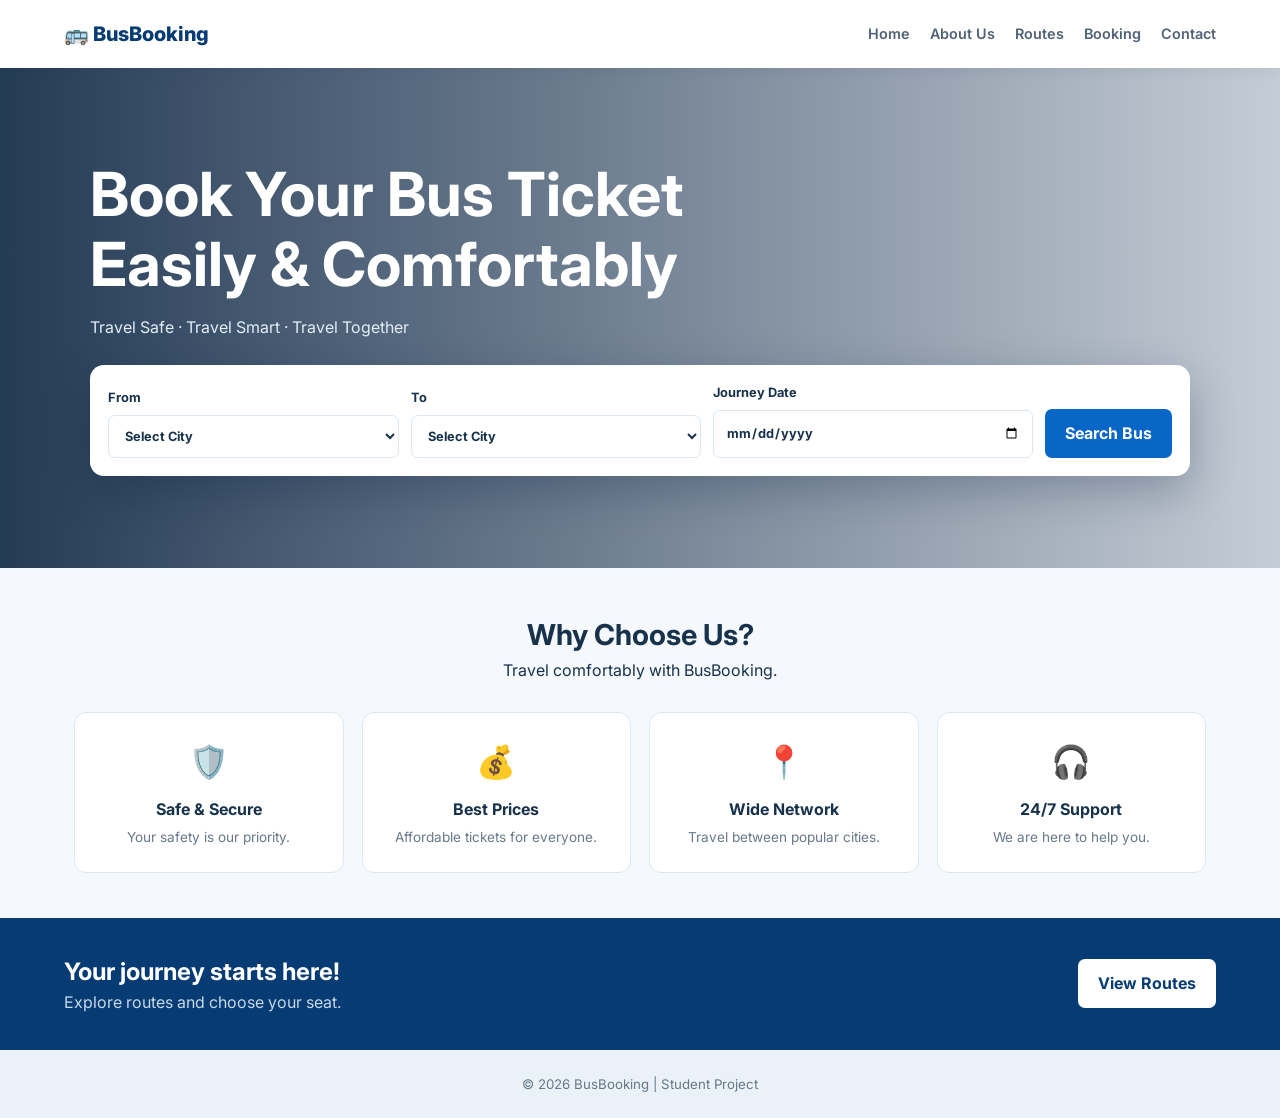
<file: index.html>
<!DOCTYPE html>
<html lang="en">
<head>
<meta charset="UTF-8">
<meta name="viewport" content="width=device-width, initial-scale=1.0">
<title>BusBooking - Home</title>
<link rel="stylesheet" href="style.css">
</head>
<body>

<header class="navbar">
  <a class="brand" href="index.html">🚌 BusBooking</a>
  <nav>
    <a href="index.html">Home</a>
    <a href="about.html">About Us</a>
    <a href="routes.html">Routes</a>
    <a href="booking.html">Booking</a>
    <a href="contact.html">Contact</a>
  </nav>
</header>

<section class="hero">
  <div class="hero-content">
    <h1>Book Your Bus Ticket<br>Easily &amp; Comfortably</h1>
    <p>Travel Safe · Travel Smart · Travel Together</p>

    <form id="searchForm" class="search-box">
      <label>From
        <select id="fromCity" required>
          <option value="">Select City</option>
          <option>Ahmedabad</option>
          <option>Surat</option>
          <option>Vadodara</option>
          <option>Rajkot</option>
          <option>Mumbai</option>
        </select>
      </label>

      <label>To
        <select id="toCity" required>
          <option value="">Select City</option>
          <option>Mumbai</option>
          <option>Surat</option>
          <option>Ahmedabad</option>
          <option>Vadodara</option>
          <option>Rajkot</option>
        </select>
      </label>

      <label>Journey Date
        <input type="date" id="journeyDate" required>
      </label>

      <button class="btn" type="submit">Search Bus</button>
    </form>
  </div>
</section>

<section class="section">
  <div class="section-heading">
    <h2>Why Choose Us?</h2>
    <p>Travel comfortably with BusBooking.</p>
  </div>

  <div class="feature-grid">
    <article class="feature">
      <div class="feature-icon">🛡️</div>
      <h3>Safe &amp; Secure</h3>
      <p>Your safety is our priority.</p>
    </article>

    <article class="feature">
      <div class="feature-icon">💰</div>
      <h3>Best Prices</h3>
      <p>Affordable tickets for everyone.</p>
    </article>

    <article class="feature">
      <div class="feature-icon">📍</div>
      <h3>Wide Network</h3>
      <p>Travel between popular cities.</p>
    </article>

    <article class="feature">
      <div class="feature-icon">🎧</div>
      <h3>24/7 Support</h3>
      <p>We are here to help you.</p>
    </article>
  </div>
</section>

<section class="promo">
  <div>
    <h2>Your journey starts here!</h2>
    <p>Explore routes and choose your seat.</p>
  </div>
  <a class="btn btn-light" href="routes.html">View Routes</a>
</section>

<footer>© 2026 BusBooking | Student Project</footer>
<script src="script.js"></script>
</body>
</html>
</file>
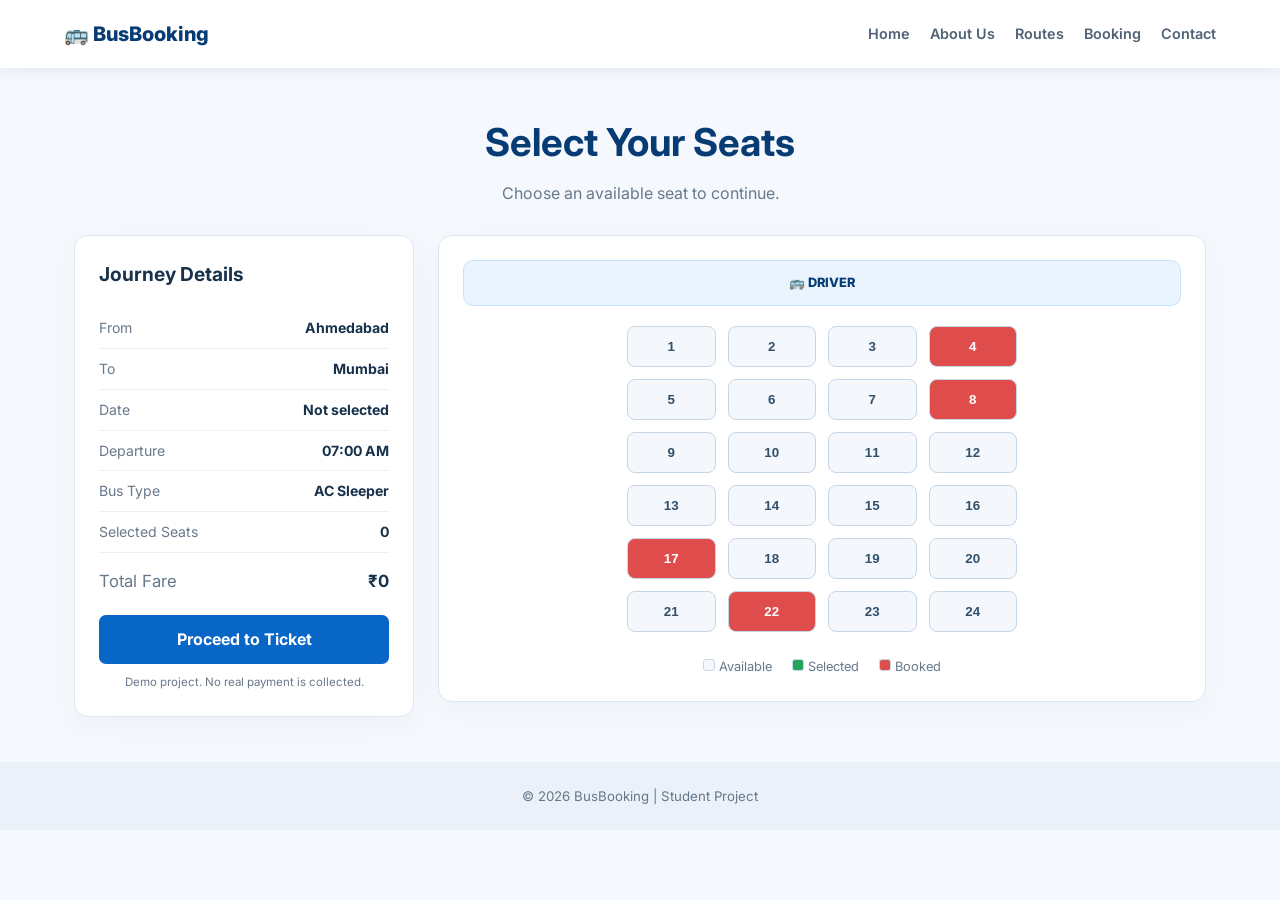
<file: booking.html>
<!DOCTYPE html>
<html lang="en">
<head>
<meta charset="UTF-8">
<meta name="viewport" content="width=device-width, initial-scale=1.0">
<title>Seat Booking - BusBooking</title>
<link rel="stylesheet" href="style.css">
</head>
<body>

<header class="navbar">
  <a class="brand" href="index.html">🚌 BusBooking</a>
  <nav>
    <a href="index.html">Home</a>
    <a href="about.html">About Us</a>
    <a href="routes.html">Routes</a>
    <a href="booking.html">Booking</a>
    <a href="contact.html">Contact</a>
  </nav>
</header>

<main class="page-wrap">
  <div class="page-title">
    <h1>Select Your Seats</h1>
    <p>Choose an available seat to continue.</p>
  </div>

  <div class="booking-layout">
    <aside class="journey-card">
      <h2>Journey Details</h2>
      <div class="detail-row">
        <span>From</span><strong id="bookingFrom">Ahmedabad</strong>
      </div>
      <div class="detail-row">
        <span>To</span><strong id="bookingTo">Mumbai</strong>
      </div>
      <div class="detail-row">
        <span>Date</span><strong id="bookingDate">Not selected</strong>
      </div>
      <div class="detail-row">
        <span>Departure</span><strong>07:00 AM</strong>
      </div>
      <div class="detail-row">
        <span>Bus Type</span><strong>AC Sleeper</strong>
      </div>
      <div class="detail-row">
        <span>Selected Seats</span><strong id="seatCount">0</strong>
      </div>
      <div class="detail-row total">
        <span>Total Fare</span><strong id="totalPrice">₹0</strong>
      </div>
      <button class="btn full" id="continueBooking">
        Proceed to Ticket
      </button>
      <p class="tiny">Demo project. No real payment is collected.</p>
    </aside>

    <section class="seat-card">
      <div class="bus-front">🚌 DRIVER</div>
      <div class="seat-grid" id="seatGrid"></div>
      <div class="legend">
        <span><i class="seat-dot available"></i> Available</span>
        <span><i class="seat-dot selected-dot"></i> Selected</span>
        <span><i class="seat-dot booked-dot"></i> Booked</span>
      </div>
    </section>
  </div>
</main>

<footer>© 2026 BusBooking | Student Project</footer>
<script src="script.js"></script>
</body>
</html>
</file>
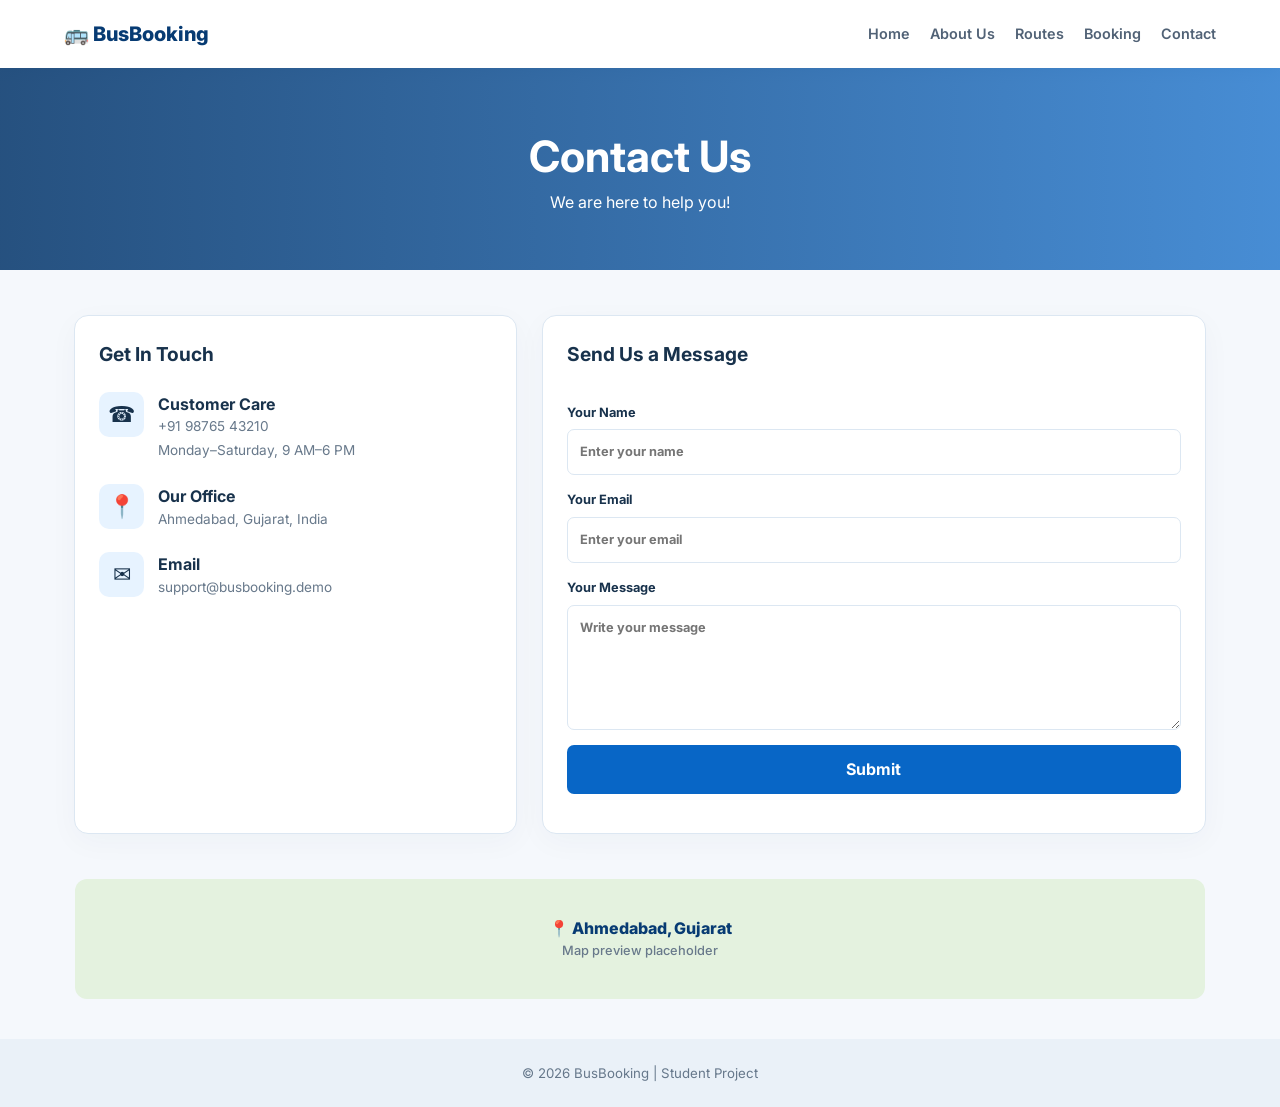
<file: contact.html>
<!DOCTYPE html>
<html lang="en">
<head>
<meta charset="UTF-8">
<meta name="viewport" content="width=device-width, initial-scale=1.0">
<title>Contact Us - BusBooking</title>
<link rel="stylesheet" href="style.css">
</head>
<body>

<header class="navbar">
  <a class="brand" href="index.html">🚌 BusBooking</a>
  <nav>
    <a href="index.html">Home</a>
    <a href="about.html">About Us</a>
    <a href="routes.html">Routes</a>
    <a href="booking.html">Booking</a>
    <a href="contact.html">Contact</a>
  </nav>
</header>

<section class="contact-hero">
  <h1>Contact Us</h1>
  <p>We are here to help you!</p>
</section>

<main class="page-wrap contact-layout">
  <section class="contact-info">
    <h2>Get In Touch</h2>

    <div class="contact-item">
      <span>☎</span>
      <div>
        <strong>Customer Care</strong>
        <p>+91 98765 43210</p>
        <small>Monday–Saturday, 9 AM–6 PM</small>
      </div>
    </div>

    <div class="contact-item">
      <span>📍</span>
      <div>
        <strong>Our Office</strong>
        <p>Ahmedabad, Gujarat, India</p>
      </div>
    </div>

    <div class="contact-item">
      <span>✉</span>
      <div>
        <strong>Email</strong>
        <p>support@busbooking.demo</p>
      </div>
    </div>
  </section>

  <form id="contactForm" class="contact-form">
    <h2>Send Us a Message</h2>

    <label>Your Name
      <input type="text" name="name"
        placeholder="Enter your name" required>
    </label>

    <label>Your Email
      <input type="email" name="email"
        placeholder="Enter your email" required>
    </label>

    <label>Your Message
      <textarea name="message" rows="5"
        placeholder="Write your message" required></textarea>
    </label>

    <button type="submit" class="btn">Submit</button>
    <p id="contactMessage" class="form-message"></p>
  </form>
</main>

<div class="map-placeholder">
  📍 Ahmedabad, Gujarat
  <span>Map preview placeholder</span>
</div>

<footer>© 2026 BusBooking | Student Project</footer>
<script src="script.js"></script>
</body>
</html>
</file>
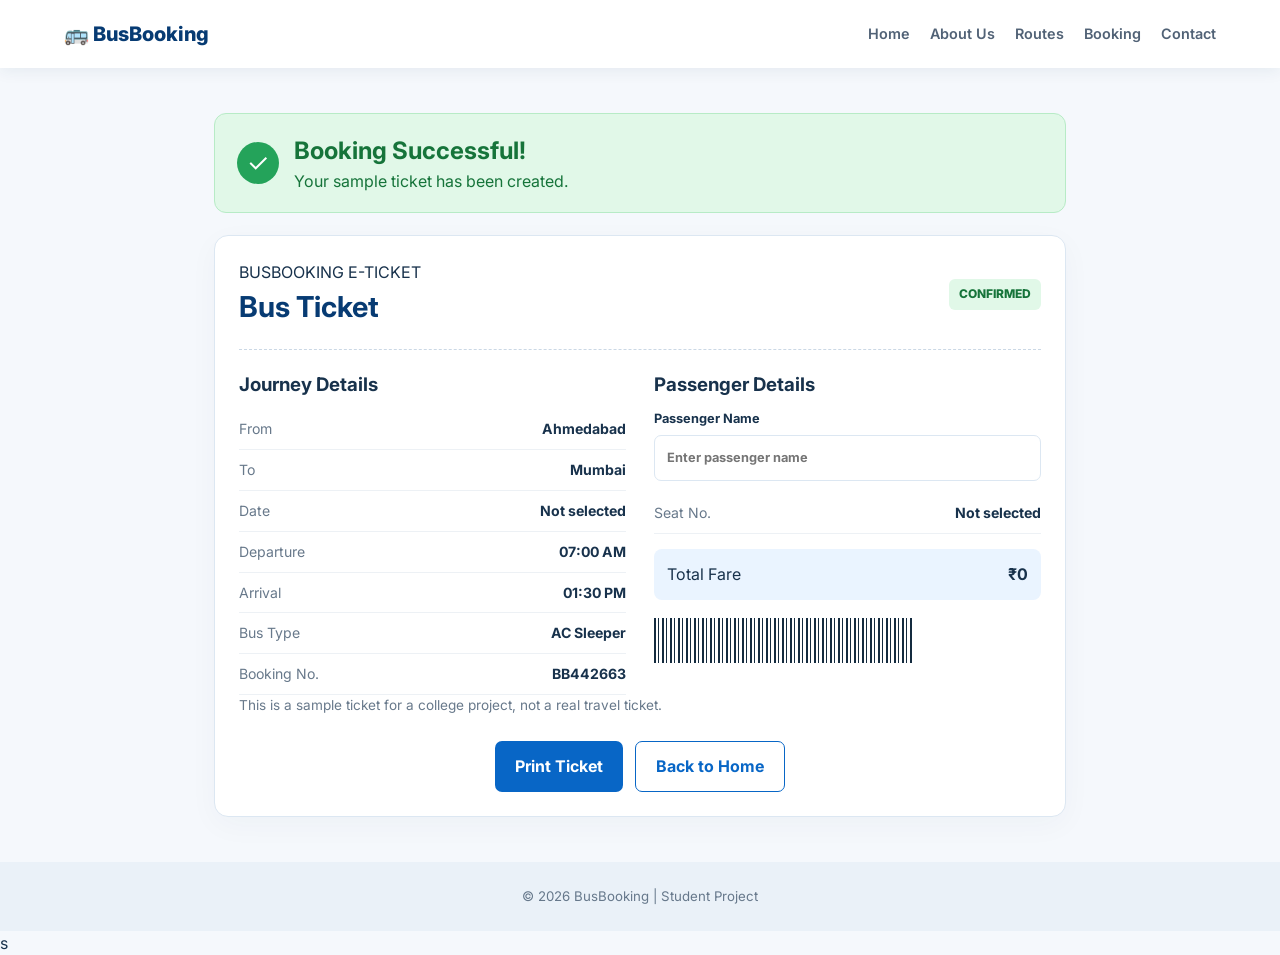
<file: receipt.html>
<!DOCTYPE html>
<html lang="en">
<head>
<meta charset="UTF-8">
<meta name="viewport" content="width=device-width, initial-scale=1.0">
<title>Ticket Receipt - BusBooking</title>
<link rel="stylesheet" href="style.css">
</head>
<body>

<header class="navbar">
  <a class="brand" href="index.html">🚌 BusBooking</a>
  <nav>
    <a href="index.html">Home</a>
    <a href="about.html">About Us</a>
    <a href="routes.html">Routes</a>
    <a href="booking.html">Booking</a>
    <a href="contact.html">Contact</a>
  </nav>
</header>

<main class="page-wrap receipt-wrap">
  <div class="success-banner">
    <span class="checkmark">✓</span>
    <div>
      <h2>Booking Successful!</h2>
      <p>Your sample ticket has been created.</p>
    </div>
  </div>

  <section class="ticket">
    <div class="ticket-heading">
      <div>
        <span class="eyebrow">BUSBOOKING E-TICKET</span>
        <h1>Bus Ticket</h1>
      </div>
      <span class="ticket-status">CONFIRMED</span>
    </div>

    <div class="ticket-columns">
      <section>
        <h3>Journey Details</h3>
        <div class="detail-row">
          <span>From</span><strong id="receiptFrom">Ahmedabad</strong>
        </div>
        <div class="detail-row">
          <span>To</span><strong id="receiptTo">Mumbai</strong>
        </div>
        <div class="detail-row">
          <span>Date</span><strong id="receiptDate">Not selected</strong>
        </div>
        <div class="detail-row">
          <span>Departure</span><strong>07:00 AM</strong>
        </div>
        <div class="detail-row">
          <span>Arrival</span><strong>01:30 PM</strong>
        </div>
        <div class="detail-row">
          <span>Bus Type</span><strong>AC Sleeper</strong>
        </div>
        <div class="detail-row">
          <span>Booking No.</span><strong id="bookingNumber">BB123456</strong>
        </div>
      </section>

      <section>
        <h3>Passenger Details</h3>
        <label class="receipt-label">Passenger Name
          <input id="passengerName"
            placeholder="Enter passenger name">
        </label>

        <div class="detail-row">
          <span>Seat No.</span><strong id="receiptSeats">Not selected</strong>
        </div>

        <div class="fare-box">
          <span>Total Fare</span>
          <strong id="receiptFare">₹0</strong>
        </div>

        <div class="barcode"></div>
      </section>
    </div>

    <p class="note">
      This is a sample ticket for a college project, not a real travel ticket.
    </p>

    <div class="ticket-actions">
      <button class="btn" onclick="window.print()">Print Ticket</button>
      <a class="btn btn-outline" href="index.html">Back to Home</a>
    </div>
  </section>
</main>

<footer>© 2026 BusBooking | Student Project</footer>
<script src="script.js"></script>
</body>
</html>s
</file>
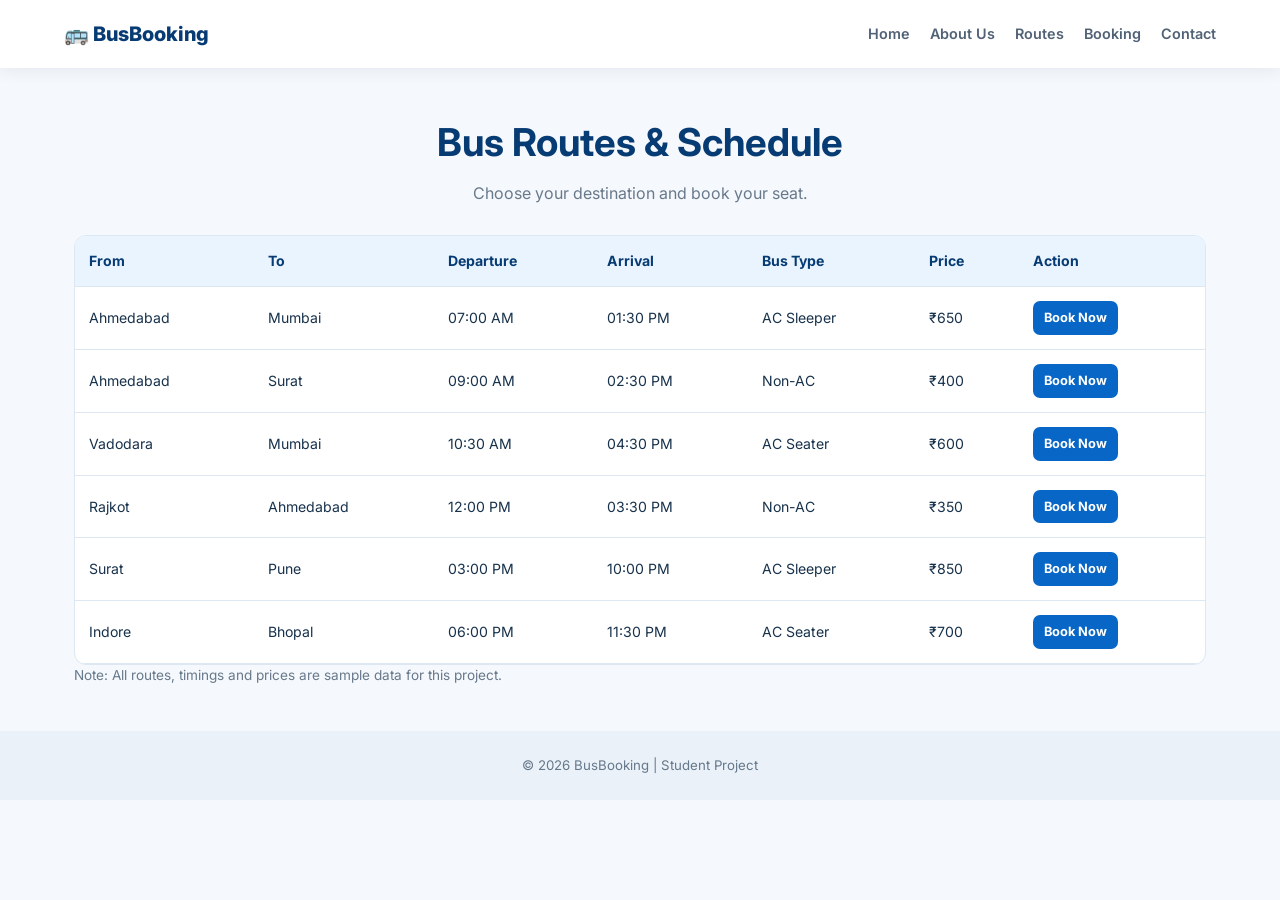
<file: routes.html>
<!DOCTYPE html>
<html lang="en">
<head>
<meta charset="UTF-8">
<meta name="viewport" content="width=device-width, initial-scale=1.0">
<title>Bus Routes - BusBooking</title>
<link rel="stylesheet" href="style.css">
</head>
<body>

<header class="navbar">
  <a class="brand" href="index.html">🚌 BusBooking</a>
  <nav>
    <a href="index.html">Home</a>
    <a href="about.html">About Us</a>
    <a href="routes.html">Routes</a>
    <a href="booking.html">Booking</a>
    <a href="contact.html">Contact</a>
  </nav>
</header>

<main class="page-wrap">
  <div class="page-title">
    <h1>Bus Routes &amp; Schedule</h1>
    <p>Choose your destination and book your seat.</p>
  </div>

  <div class="table-wrap">
    <table>
      <thead>
        <tr>
          <th>From</th>
          <th>To</th>
          <th>Departure</th>
          <th>Arrival</th>
          <th>Bus Type</th>
          <th>Price</th>
          <th>Action</th>
        </tr>
      </thead>
      <tbody>
        <tr>
          <td>Ahmedabad</td><td>Mumbai</td>
          <td>07:00 AM</td><td>01:30 PM</td>
          <td>AC Sleeper</td><td>₹650</td>
          <td><a class="btn small" href="booking.html">Book Now</a></td>
        </tr>
        <tr>
          <td>Ahmedabad</td><td>Surat</td>
          <td>09:00 AM</td><td>02:30 PM</td>
          <td>Non-AC</td><td>₹400</td>
          <td><a class="btn small" href="booking.html">Book Now</a></td>
        </tr>
        <tr>
          <td>Vadodara</td><td>Mumbai</td>
          <td>10:30 AM</td><td>04:30 PM</td>
          <td>AC Seater</td><td>₹600</td>
          <td><a class="btn small" href="booking.html">Book Now</a></td>
        </tr>
        <tr>
          <td>Rajkot</td><td>Ahmedabad</td>
          <td>12:00 PM</td><td>03:30 PM</td>
          <td>Non-AC</td><td>₹350</td>
          <td><a class="btn small" href="booking.html">Book Now</a></td>
        </tr>
        <tr>
          <td>Surat</td><td>Pune</td>
          <td>03:00 PM</td><td>10:00 PM</td>
          <td>AC Sleeper</td><td>₹850</td>
          <td><a class="btn small" href="booking.html">Book Now</a></td>
        </tr>
        <tr>
          <td>Indore</td><td>Bhopal</td>
          <td>06:00 PM</td><td>11:30 PM</td>
          <td>AC Seater</td><td>₹700</td>
          <td><a class="btn small" href="booking.html">Book Now</a></td>
        </tr>
      </tbody>
    </table>
  </div>

  <p class="note">Note: All routes, timings and prices are sample data for this project.</p>
</main>

<footer>© 2026 BusBooking | Student Project</footer>
</body>
</html>
</file>
<file: style.css>
@import url('https://fonts.googleapis.com/css2?family=Inter:wght@400;500;600;700;800&display=swap');

:root {
  --blue: #0866c6;
  --navy: #073b73;
  --light: #edf6ff;
  --text: #18324c;
  --muted: #68798b;
  --line: #dce7f2;
  --green: #24a35a;
  --red: #df4c4c;
}

* {
  box-sizing: border-box;
  margin: 0;
  padding: 0;
}

body {
  font-family: Inter, Arial, sans-serif;
  color: var(--text);
  background: #f5f8fc;
  line-height: 1.55;
}

a {
  text-decoration: none;
  color: inherit;
}

.navbar {
  min-height: 68px;
  background: white;
  display: flex;
  align-items: center;
  justify-content: space-between;
  padding: 12px 5%;
  gap: 20px;
  box-shadow: 0 3px 15px #12345612;
}

.brand {
  font-weight: 800;
  color: var(--navy);
  font-size: 1.25rem;
  white-space: nowrap;
}

.navbar nav {
  display: flex;
  gap: 20px;
  flex-wrap: wrap;
}

.navbar nav a {
  font-size: 0.9rem;
  font-weight: 600;
  color: #516276;
  padding: 8px 0;
}

.navbar nav a:hover {
  color: var(--blue);
}

.hero {
  min-height: 500px;
  background:
    linear-gradient(90deg, #041e3cdd, #041e3c33),
    url("https://images.unsplash.com/photo-1570125909232-eb263c188f7e?auto=format&fit=crop&w=1800&q=90")
    center / cover;
  display: flex;
  align-items: center;
  padding: 55px 5%;
  color: white;
}

.hero-content {
  width: 100%;
  max-width: 1100px;
  margin: auto;
}

.hero h1 {
  font-size: clamp(2.2rem, 5vw, 3.8rem);
  line-height: 1.15;
  margin-bottom: 15px;
}

.hero p {
  margin-bottom: 25px;
  color: #e2edf8;
}

.search-box {
  background: white;
  color: var(--text);
  border-radius: 14px;
  padding: 18px;
  display: grid;
  grid-template-columns: 1fr 1fr 1.1fr auto;
  gap: 12px;
  align-items: end;
  box-shadow: 0 15px 45px #001a3c45;
}

.search-box label,
.contact-form label {
  display: flex;
  flex-direction: column;
  gap: 7px;
  font-size: 0.8rem;
  font-weight: 700;
}

input,
select,
textarea {
  width: 100%;
  padding: 12px;
  border: 1px solid var(--line);
  border-radius: 7px;
  font: inherit;
  color: var(--text);
  background: white;
  min-width: 0;
}

.btn {
  border: 0;
  border-radius: 7px;
  background: var(--blue);
  color: white;
  padding: 12px 20px;
  display: inline-flex;
  justify-content: center;
  align-items: center;
  font: inherit;
  font-weight: 700;
  cursor: pointer;
  transition: 0.2s;
}

.btn:hover {
  background: var(--navy);
}

.btn-light {
  background: white;
  color: var(--navy);
}

.btn-outline {
  background: white;
  color: var(--blue);
  border: 1px solid var(--blue);
}

.small {
  padding: 7px 11px;
  font-size: 0.8rem;
}

.section,
.page-wrap {
  max-width: 1180px;
  margin: auto;
  padding: 45px 24px;
}

.section-heading,
.page-title {
  text-align: center;
  margin-bottom: 30px;
}

.section-heading h2 {
  font-size: 1.8rem;
}

.page-title h1 {
  color: var(--navy);
  font-size: 2.4rem;
}

.page-title p {
  color: var(--muted);
  margin-top: 8px;
}

.feature-grid {
  display: grid;
  grid-template-columns: repeat(4, 1fr);
  gap: 18px;
}

.feature {
  background: white;
  border: 1px solid var(--line);
  border-radius: 12px;
  padding: 24px 18px;
  text-align: center;
}

.feature-icon {
  font-size: 2rem;
  margin-bottom: 10px;
}

.feature h3 {
  font-size: 1rem;
  margin-bottom: 5px;
}

.feature p,
.note {
  font-size: 0.85rem;
  color: var(--muted);
}

.promo {
  background: var(--navy);
  color: white;
  padding: 35px 5%;
  display: flex;
  align-items: center;
  justify-content: space-between;
  gap: 20px;
}

.promo p {
  color: #c8d9eb;
}

footer {
  text-align: center;
  padding: 24px;
  background: #eaf1f8;
  color: #66788b;
  font-size: 0.83rem;
}

/* About Us */

.about-layout {
  display: grid;
  grid-template-columns: 1fr 1fr;
  gap: 35px;
  align-items: center;
}

.about-img {
  width: 100%;
  height: 340px;
  object-fit: cover;
  border-radius: 14px;
}

.about-layout h2 {
  margin-bottom: 12px;
}

.about-layout h3 {
  color: var(--navy);
  margin: 15px 0 5px;
}

.about-layout p {
  color: var(--muted);
}

.stats {
  display: grid;
  grid-template-columns: repeat(4, 1fr);
  gap: 15px;
  margin-top: 35px;
}

.stats div {
  background: #e7f2ff;
  border-radius: 10px;
  text-align: center;
  padding: 20px 10px;
  display: flex;
  flex-direction: column;
}

.stats strong {
  font-size: 1.7rem;
  color: var(--blue);
}

/* Routes */

.table-wrap {
  overflow-x: auto;
  background: white;
  border: 1px solid var(--line);
  border-radius: 12px;
}

table {
  width: 100%;
  border-collapse: collapse;
  min-width: 760px;
}

th,
td {
  text-align: left;
  padding: 14px;
  border-bottom: 1px solid var(--line);
  font-size: 0.88rem;
}

th {
  background: #eaf4ff;
  color: var(--navy);
}

tbody tr:hover {
  background: #f8fbff;
}

/* Seat Booking */

.booking-layout {
  display: grid;
  grid-template-columns: 340px 1fr;
  gap: 24px;
  align-items: start;
}

.journey-card,
.seat-card,
.contact-form,
.contact-info,
.ticket {
  background: white;
  border: 1px solid var(--line);
  border-radius: 14px;
  padding: 24px;
  box-shadow: 0 8px 30px #173a5d09;
}

.journey-card h2,
.contact-info h2,
.contact-form h2 {
  font-size: 1.2rem;
  margin-bottom: 18px;
}

.detail-row {
  display: flex;
  justify-content: space-between;
  gap: 12px;
  padding: 9px 0;
  border-bottom: 1px solid #edf1f5;
  font-size: 0.88rem;
}

.detail-row span {
  color: var(--muted);
}

.detail-row strong {
  text-align: right;
}

.detail-row.total {
  font-size: 1.05rem;
  border: 0;
  padding-top: 15px;
}

.full {
  width: 100%;
  margin-top: 12px;
}

.tiny {
  font-size: 0.72rem;
  color: var(--muted);
  text-align: center;
  margin-top: 10px;
}

.bus-front {
  background: #e9f4ff;
  border: 1px solid #c9e2fb;
  border-radius: 10px;
  text-align: center;
  padding: 12px;
  font-size: 0.8rem;
  font-weight: 800;
  color: var(--navy);
  margin-bottom: 20px;
}

.seat-grid {
  display: grid;
  grid-template-columns: repeat(4, minmax(40px, 1fr));
  gap: 12px;
  max-width: 390px;
  margin: auto auto 25px;
}

.seat {
  border: 1px solid #c7d6e5;
  border-radius: 8px;
  padding: 12px 4px;
  background: #f4f8fc;
  color: #31506c;
  font-weight: 700;
  cursor: pointer;
}

.seat.selected {
  background: var(--green);
  color: white;
}

.seat.booked {
  background: var(--red);
  color: white;
  cursor: not-allowed;
}

.legend {
  display: flex;
  justify-content: center;
  gap: 20px;
  flex-wrap: wrap;
  color: var(--muted);
  font-size: 0.8rem;
}

.seat-dot {
  display: inline-block;
  width: 12px;
  height: 12px;
  border-radius: 3px;
  background: #f4f8fc;
  border: 1px solid #c7d6e5;
}

.selected-dot {
  background: var(--green);
}

.booked-dot {
  background: var(--red);
}

/* Contact */

.contact-hero {
  text-align: center;
  padding: 55px 20px;
  background:
    linear-gradient(90deg, #06376cdd, #0866c6bb),
    url("https://images.unsplash.com/photo-1464822759023-fed622ff2c3b?auto=format&fit=crop&w=1600&q=85")
    center / cover;
  color: white;
}

.contact-hero h1 {
  font-size: 2.7rem;
}

.contact-layout {
  display: grid;
  grid-template-columns: 0.8fr 1.2fr;
  gap: 25px;
}

.contact-item {
  display: flex;
  gap: 14px;
  margin: 22px 0;
}

.contact-item > span {
  font-size: 1.4rem;
  background: #e7f3ff;
  width: 45px;
  height: 45px;
  display: grid;
  place-items: center;
  border-radius: 10px;
  flex-shrink: 0;
}

.contact-item p,
.contact-item small {
  color: var(--muted);
  font-size: 0.85rem;
}

.contact-form {
  display: flex;
  flex-direction: column;
  gap: 15px;
}

.contact-form textarea {
  resize: vertical;
}

.form-message {
  color: var(--green);
  font-size: 0.85rem;
}

.map-placeholder {
  max-width: 1130px;
  margin: 0 auto 40px;
  min-height: 120px;
  background: #e4f2df;
  border-radius: 12px;
  display: flex;
  flex-direction: column;
  align-items: center;
  justify-content: center;
  color: var(--navy);
  font-weight: 800;
}

.map-placeholder span {
  font-size: 0.8rem;
  color: var(--muted);
  font-weight: 500;
}

/* Ticket Receipt */

.receipt-wrap {
  max-width: 900px;
}

.success-banner {
  display: flex;
  align-items: center;
  gap: 15px;
  padding: 18px 22px;
  background: #e1f8e8;
  border: 1px solid #b7ebc6;
  border-radius: 12px;
  color: #16743a;
  margin-bottom: 22px;
}

.checkmark {
  width: 42px;
  height: 42px;
  border-radius: 50%;
  background: var(--green);
  color: white;
  display: grid;
  place-items: center;
  font-size: 1.6rem;
}

.ticket-heading {
  display: flex;
  justify-content: space-between;
  align-items: center;
  border-bottom: 1px dashed #cbd8e5;
  padding-bottom: 20px;
  margin-bottom: 20px;
}

.ticket-heading h1 {
  font-size: 1.8rem;
  color: var(--navy);
}

.ticket-status {
  background: #e1f8e8;
  color: #16743a;
  padding: 6px 10px;
  border-radius: 6px;
  font-size: 0.75rem;
  font-weight: 800;
}

.ticket-columns {
  display: grid;
  grid-template-columns: 1fr 1fr;
  gap: 28px;
}

.ticket-columns h3 {
  margin-bottom: 10px;
}

.receipt-label {
  display: flex;
  flex-direction: column;
  gap: 6px;
  font-size: 0.8rem;
  font-weight: 700;
  margin-bottom: 12px;
}

.fare-box {
  background: #eaf4ff;
  border-radius: 8px;
  padding: 13px;
  margin-top: 15px;
  display: flex;
  justify-content: space-between;
}

.barcode {
  height: 45px;
  margin-top: 18px;
  background: repeating-linear-gradient(
    90deg, #142b3f 0 2px, transparent 2px 4px,
    #142b3f 4px 5px, transparent 5px 8px
  );
  max-width: 260px;
}

.ticket-actions {
  display: flex;
  gap: 12px;
  justify-content: center;
  margin-top: 25px;
  flex-wrap: wrap;
}

@media (max-width: 800px) {
  .navbar {
    align-items: flex-start;
    flex-direction: column;
    gap: 8px;
  }

  .navbar nav {
    gap: 14px;
  }

  .search-box {
    grid-template-columns: 1fr 1fr;
  }

  .feature-grid {
    grid-template-columns: repeat(2, 1fr);
  }

  .about-layout,
  .contact-layout,
  .ticket-columns,
  .booking-layout {
    grid-template-columns: 1fr;
  }

  .stats {
    grid-template-columns: repeat(2, 1fr);
  }

  .promo {
    align-items: flex-start;
    flex-direction: column;
  }
}

@media (max-width: 460px) {
  .hero h1 {
    font-size: 2.2rem;
  }

  .search-box {
    grid-template-columns: 1fr;
  }

  .section,
  .page-wrap {
    padding: 30px 16px;
  }

  .page-title h1 {
    font-size: 2rem;
  }

  .ticket {
    padding: 18px;
  }
}

@media print {
  .navbar,
  footer,
  .ticket-actions {
    display: none !important;
  }

  body {
    background: white;
  }

  .ticket {
    box-shadow: none;
  }
}
</file>
